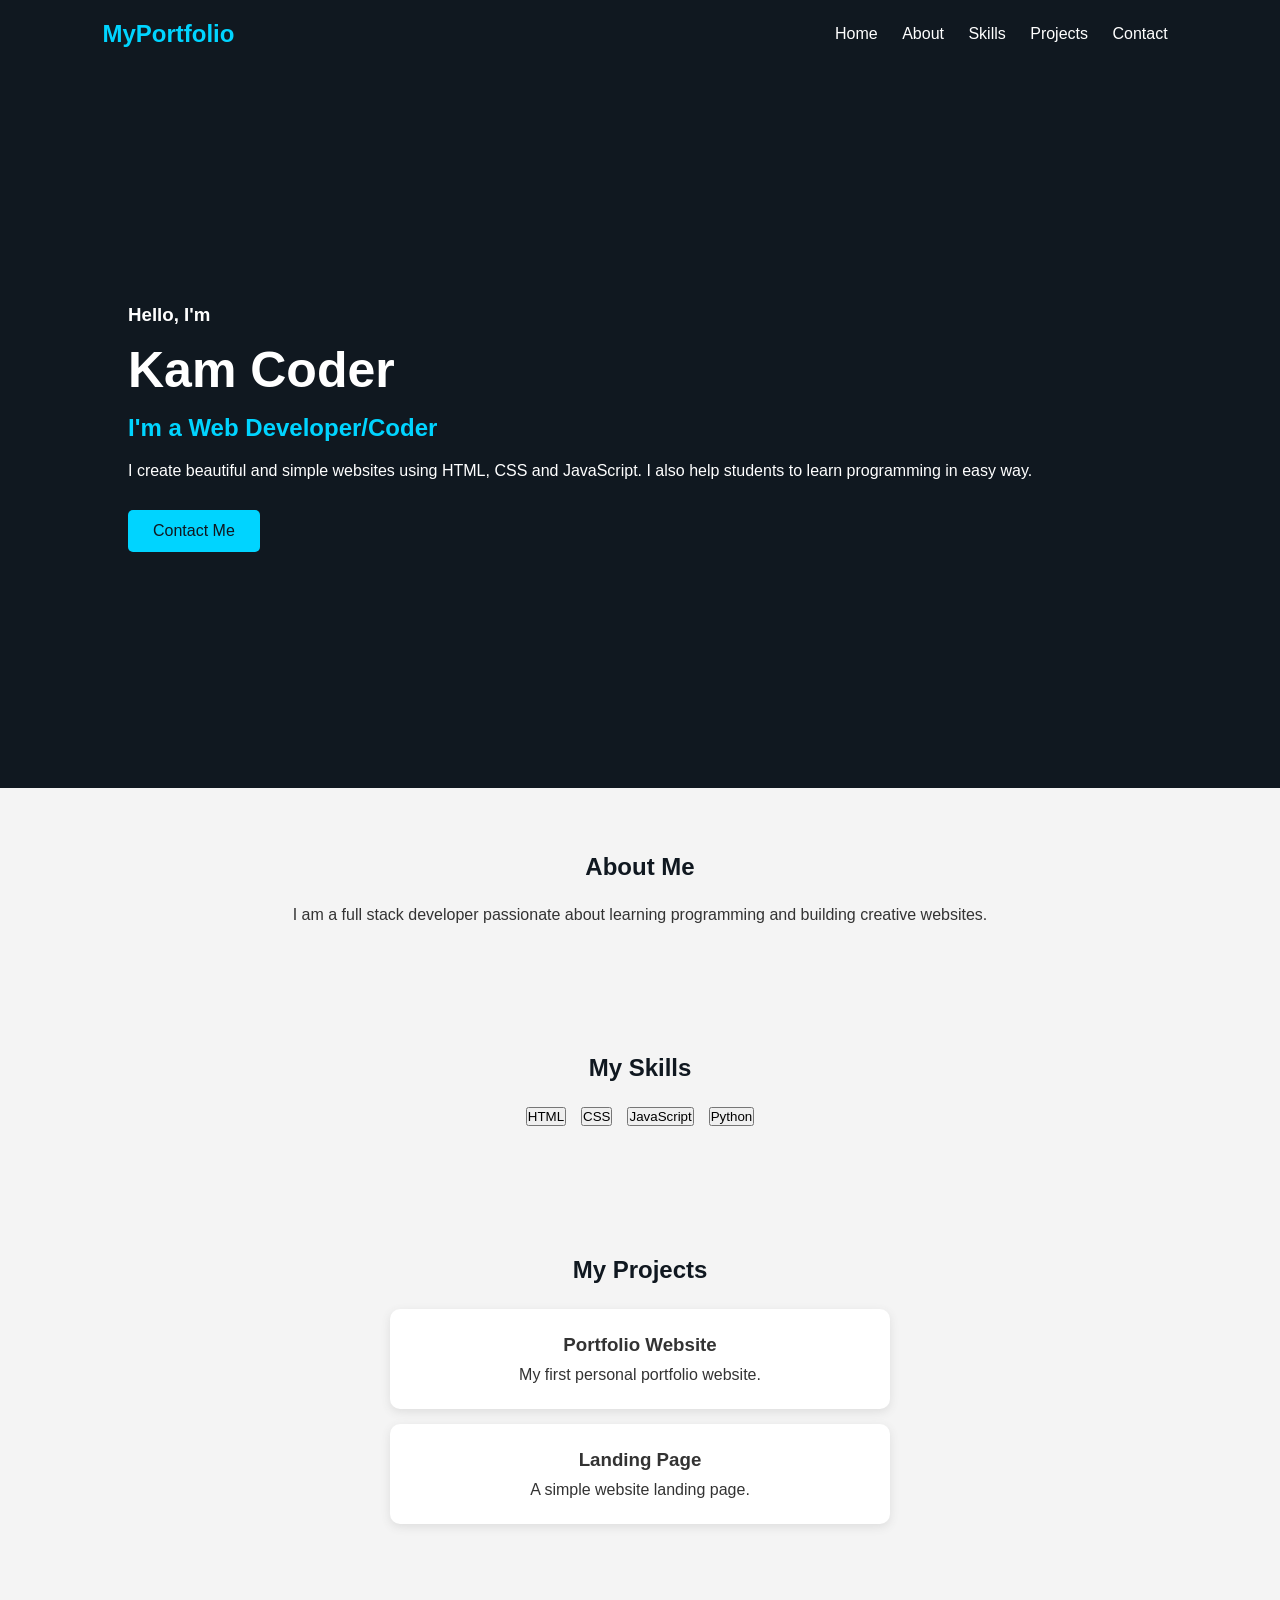
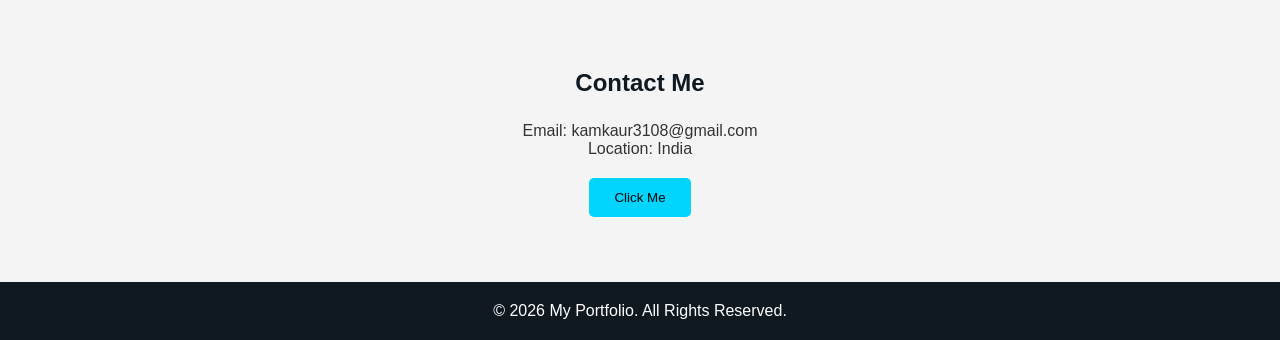
<file: index.html>
<!DOCTYPE html>
<html lang="en">
<head>
    <meta charset="UTF-8">
    <meta name="viewport" content="width=device-width, initial-scale=1.0">
    <title>My Portfolio</title>

    <link rel="stylesheet" href="style.css">
</head>
<body>

    <header>
        <h2 class="logo">MyPortfolio</h2>

        <nav>
            <a href="#home">Home</a>
            <a href="#about">About</a>
            <a href="#skills">Skills</a>
            <a href="#projects">Projects</a>
            <a href="#contact">Contact</a>
        </nav>
    </header>

    <section id="home" class="home">
        <div class="home-content">
            <h3>Hello, I'm</h3>
            <h1>Kam Coder</h1>
            <h2>I'm a Web Developer/Coder</h2>

            <p>
                I create beautiful and simple websites
                using HTML, CSS and JavaScript.
                I also help students to learn programming in easy way.
            </p>

            <a href="#contact" class="btn">Contact Me</a>
        </div>
    </section>

    <section id="about">
        <h2>About Me</h2>
        <p>
            I am a full stack developer passionate
            about learning programming and building
            creative websites.
        </p>
    </section>

    <section id="skills">
        <h2>My Skills</h2>

    <div class="skill-box">
    <button onclick="openPage('html.html')">HTML</button>

    <button onclick="openPage('css.html')">CSS</button>

    <button onclick="openPage('javascript.html')">JavaScript</button>

    <button onclick="openPage('python.html')">Python</button>
</div>

<script src="script.js"></script>
    </section>

    <section id="projects">
        <h2>My Projects</h2>

        <div class="project-box">
            <h3>Portfolio Website</h3>
            <p>My first personal portfolio website.</p>
        </div>

        <div class="project-box">
            <h3>Landing Page</h3>
            <p>A simple website landing page.</p>
        </div>
    </section>

    <section id="contact">
        <h2>Contact Me</h2>

        <p>Email: kamkaur3108@gmail.com</p>
        <p>Location: India</p>

        <button onclick="showMessage()">Click Me</button>
    </section>

    <footer>
        <p>© 2026 My Portfolio. All Rights Reserved.</p>
    </footer>

    <script src="script.js"></script>
</body>
</html>
</file>
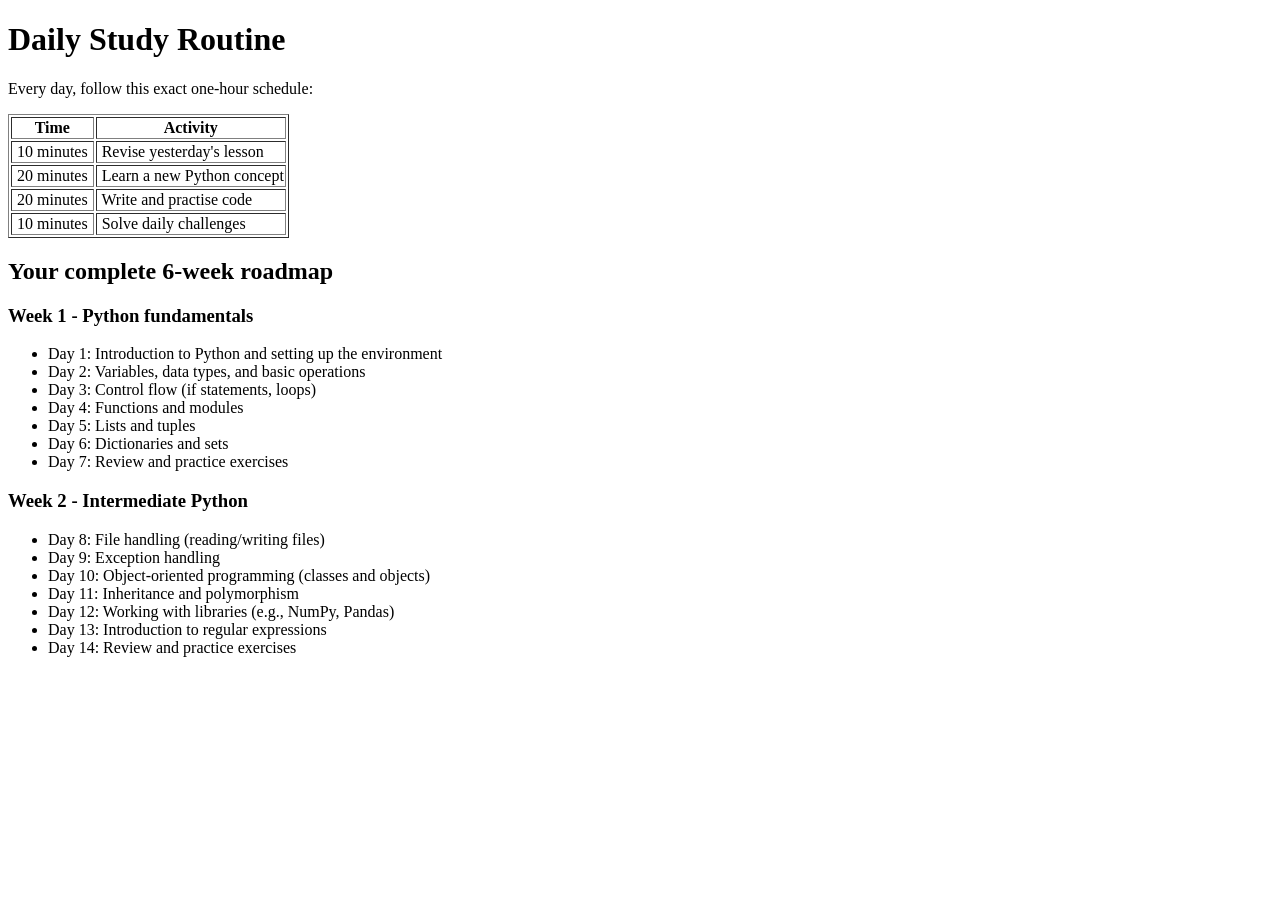
<file: python.html>
<!DOCTYPE html>
<html lang="en">
<head>
    <meta charset="UTF-8">
    <meta name="viewport" content="width=device-width, initial-scale=1.0">
    <title>My Daily Study Routine</title>
</head>
<body>

    <h1>Daily Study Routine</h1>

    <p>Every day, follow this exact one-hour schedule:</p>

    <table border="1">
        <tr>
            <th>Time</th>
            <th>Activity</th>
        </tr>

        <tr>
            <td>&nbsp;10 minutes&nbsp;</td>
            <td>&nbsp;Revise yesterday's lesson</td>
        </tr>

        <tr>
            <td>&nbsp;20 minutes&nbsp;</td>
            <td>&nbsp;Learn a new Python concept</td>
        </tr>

        <tr>
            <td>&nbsp;20 minutes&nbsp;</td>
            <td>&nbsp;Write and practise code</td>
        </tr>

        <tr>
            <td>&nbsp;10 minutes&nbsp;</td>
            <td>&nbsp;Solve daily challenges</td>
        </tr>

    </table>

    <h2> Your complete 6-week roadmap </h2>
   <h3>Week 1 - Python fundamentals </h3>
    <ul>
          <li>Day 1: Introduction to Python and setting up the environment</li>
          <li>Day 2: Variables, data types, and basic operations</li>
          <li>Day 3: Control flow (if statements, loops)</li>
          <li>Day 4: Functions and modules</li>
          <li>Day 5: Lists and tuples</li>
          <li>Day 6: Dictionaries and sets</li>
          <li>Day 7: Review and practice exercises</li>
     </ul>
    
     <h3>Week 2 - Intermediate Python </h3>
     <ul>
          <li>Day 8: File handling (reading/writing files)</li>
          <li>Day 9: Exception handling</li>
          <li>Day 10: Object-oriented programming (classes and objects)</li>
          <li>Day 11: Inheritance and polymorphism</li>
          <li>Day 12: Working with libraries (e.g., NumPy, Pandas)</li>
          <li>Day 13: Introduction to regular expressions</li>
          <li>Day 14: Review and practice exercises</li>
     </ul>

</body>
</html>
</file>
<file: style.css>
* {
    margin: 0;
    padding: 0;
    box-sizing: border-box;
    scroll-behavior: smooth;
}

body {
    font-family: Arial, sans-serif;
    background: #f4f4f4;
    color: #333;
}

/* Navigation */
header {
    background: #101820;
    color: white;
    padding: 20px 8%;
    display: flex;
    justify-content: space-between;
    align-items: center;
    flex-wrap: wrap;
}

.logo {
    color: #00d4ff;
}

nav a {
    color: white;
    text-decoration: none;
    margin: 10px;
}

nav a:hover {
    color: #00d4ff;
}

/* Home */
.home {
    min-height: 80vh;
    background: #101820;
    color: white;
    display: flex;
    align-items: center;
    padding: 60px 10%;
}

.home h1 {
    font-size: 50px;
    margin: 15px 0;
}

.home h2 {
    color: #00d4ff;
    margin-bottom: 15px;
}

.home p {
    line-height: 1.8;
    margin-bottom: 25px;
}

.btn {
    display: inline-block;
    background: #00d4ff;
    color: #101820;
    padding: 12px 25px;
    text-decoration: none;
    border-radius: 5px;
}

/* Sections */
section:not(.home) {
    padding: 65px 10%;
    text-align: center;
}

section h2 {
    margin-bottom: 25px;
    color: #101820;
}

/* Skills */
.skill-box {
    display: flex;
    justify-content: center;
    gap: 15px;
    flex-wrap: wrap;
}

.skill-box div {
    background: #101820;
    color: white;
    padding: 20px 35px;
    border-radius: 8px;
}

/* Projects */
.project-box {
    background: white;
    padding: 25px;
    margin: 15px auto;
    max-width: 500px;
    border-radius: 10px;
    box-shadow: 0 3px 10px #ddd;
}

.project-box h3 {
    margin-bottom: 10px;
}

/* Contact */
#contact button {
    background: #00d4ff;
    padding: 12px 25px;
    border: none;
    border-radius: 5px;
    margin-top: 20px;
    cursor: pointer;
}

/* Footer */
footer {
    background: #101820;
    color: white;
    text-align: center;
    padding: 20px;
}

/* Mobile responsive */
@media (max-width: 600px) {
    header {
        flex-direction: column;
        gap: 20px;
    }

    nav {
        text-align: center;
    }

    nav a {
        display: inline-block;
        margin: 7px;
    }

    .home h1 {
        font-size: 35px;
    }
}
</file>
